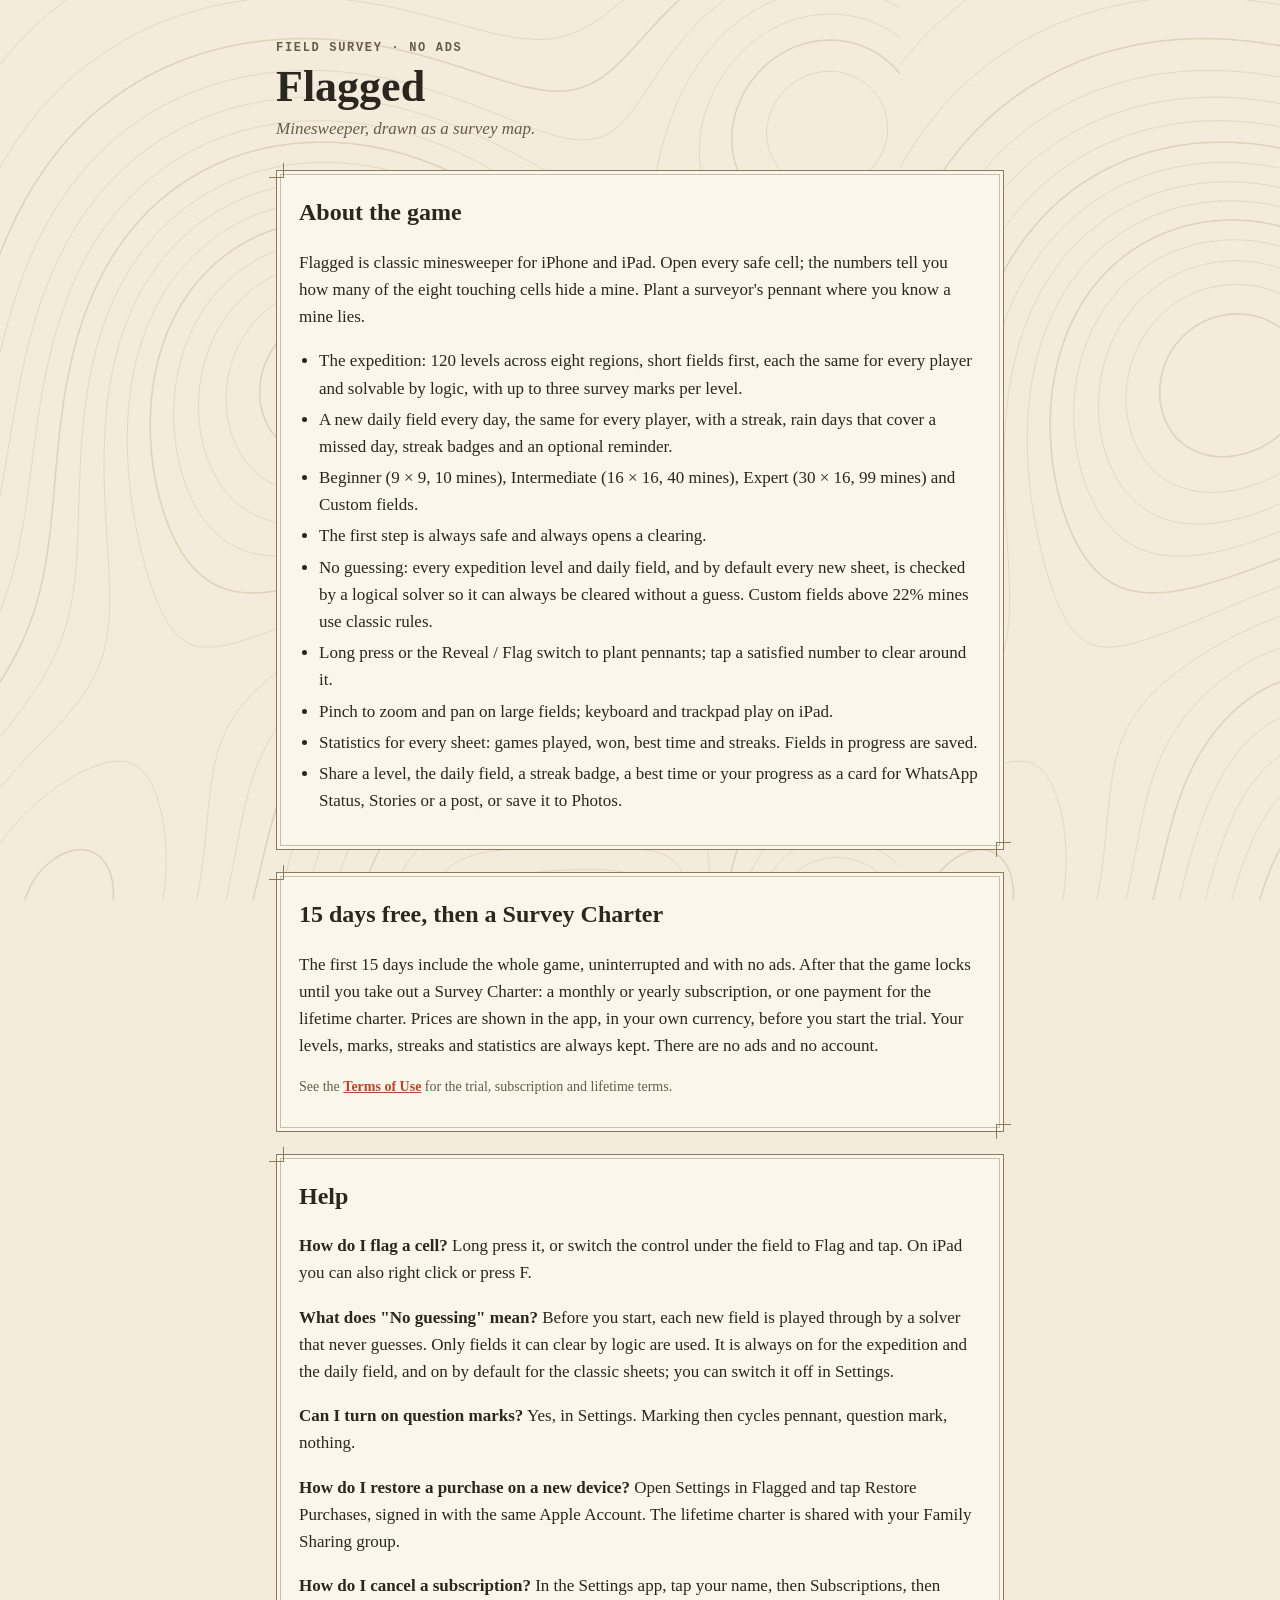
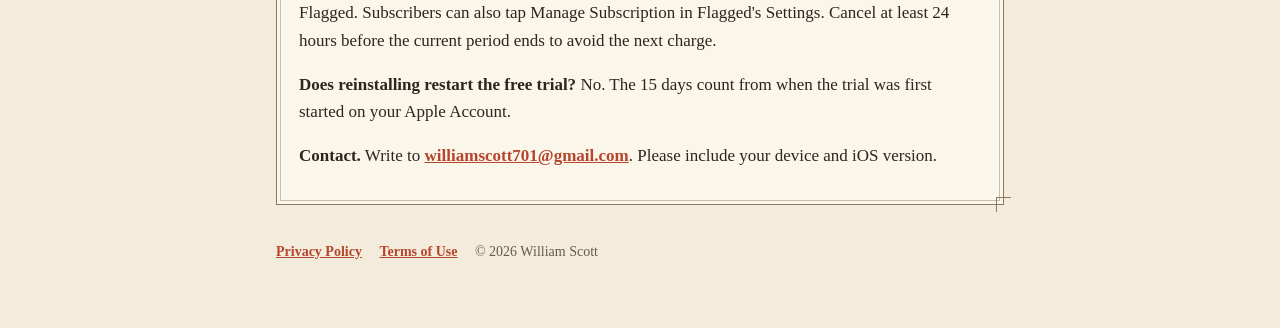
<file: index.html>
<!doctype html>
<html lang="en">
<head>
<meta charset="utf-8">
<meta name="viewport" content="width=device-width, initial-scale=1">
<title>Flagged: No-Guess Minesweeper · Support</title>
<meta name="description" content="Support for Flagged, a calm minesweeper drawn as a survey map. No ads, no tracking.">
<link rel="stylesheet" href="style.css">
<meta name="apple-itunes-app" content="app-id=6821082092">
<meta property="og:title" content="Flagged: No-Guess Minesweeper · Support">
<meta property="og:description" content="Support for Flagged, a calm minesweeper drawn as a survey map. No ads, no tracking.">
<meta property="og:type" content="website">
<meta property="og:url" content="https://williamscott701.github.io/flagged-support/">
</head>
<body>
<div class="contours"></div>
<main>
  <div class="label">Field survey · No ads</div>
  <h1>Flagged</h1>
  <p class="lede">Minesweeper, drawn as a survey map.</p>

  <section class="sheet">
    <h2>About the game</h2>
    <p>Flagged is classic minesweeper for iPhone and iPad. Open every safe cell; the numbers tell you how many of the eight touching cells hide a mine. Plant a surveyor's pennant where you know a mine lies.</p>
    <ul>
      <li>The expedition: 120 levels across eight regions, short fields first, each the same for every player and solvable by logic, with up to three survey marks per level.</li>
      <li>A new daily field every day, the same for every player, with a streak, rain days that cover a missed day, streak badges and an optional reminder.</li>
      <li>Beginner (9 × 9, 10 mines), Intermediate (16 × 16, 40 mines), Expert (30 × 16, 99 mines) and Custom fields.</li>
      <li>The first step is always safe and always opens a clearing.</li>
      <li>No guessing: every expedition level and daily field, and by default every new sheet, is checked by a logical solver so it can always be cleared without a guess. Custom fields above 22% mines use classic rules.</li>
      <li>Long press or the Reveal / Flag switch to plant pennants; tap a satisfied number to clear around it.</li>
      <li>Pinch to zoom and pan on large fields; keyboard and trackpad play on iPad.</li>
      <li>Statistics for every sheet: games played, won, best time and streaks. Fields in progress are saved.</li>
      <li>Share a level, the daily field, a streak badge, a best time or your progress as a card for WhatsApp Status, Stories or a post, or save it to Photos.</li>
    </ul>
  </section>

  <section class="sheet">
    <h2>15 days free, then a Survey Charter</h2>
    <p>The first 15 days include the whole game, uninterrupted and with no ads. After that the game locks until you take out a Survey Charter: a monthly or yearly subscription, or one payment for the lifetime charter. Prices are shown in the app, in your own currency, before you start the trial. Your levels, marks, streaks and statistics are always kept. There are no ads and no account.</p>
    <p class="small">See the <a href="terms.html">Terms of Use</a> for the trial, subscription and lifetime terms.</p>
  </section>

  <section class="sheet">
    <h2>Help</h2>
    <p><strong>How do I flag a cell?</strong> Long press it, or switch the control under the field to Flag and tap. On iPad you can also right click or press F.</p>
    <p><strong>What does "No guessing" mean?</strong> Before you start, each new field is played through by a solver that never guesses. Only fields it can clear by logic are used. It is always on for the expedition and the daily field, and on by default for the classic sheets; you can switch it off in Settings.</p>
    <p><strong>Can I turn on question marks?</strong> Yes, in Settings. Marking then cycles pennant, question mark, nothing.</p>
    <p><strong>How do I restore a purchase on a new device?</strong> Open Settings in Flagged and tap Restore Purchases, signed in with the same Apple Account. The lifetime charter is shared with your Family Sharing group.</p>
    <p><strong>How do I cancel a subscription?</strong> In the Settings app, tap your name, then Subscriptions, then Flagged. Subscribers can also tap Manage Subscription in Flagged's Settings. Cancel at least 24 hours before the current period ends to avoid the next charge.</p>
    <p><strong>Does reinstalling restart the free trial?</strong> No. The 15 days count from when the trial was first started on your Apple Account.</p>
    <p><strong>Contact.</strong> Write to <a href="mailto:williamscott701@gmail.com?subject=Flagged">williamscott701@gmail.com</a>. Please include your device and iOS version.</p>
  </section>

  <footer>
    <a href="privacy.html">Privacy Policy</a>
    <a href="terms.html">Terms of Use</a>
    <span>© 2026 William Scott</span>
  </footer>
</main>
</body>
</html>
</file>
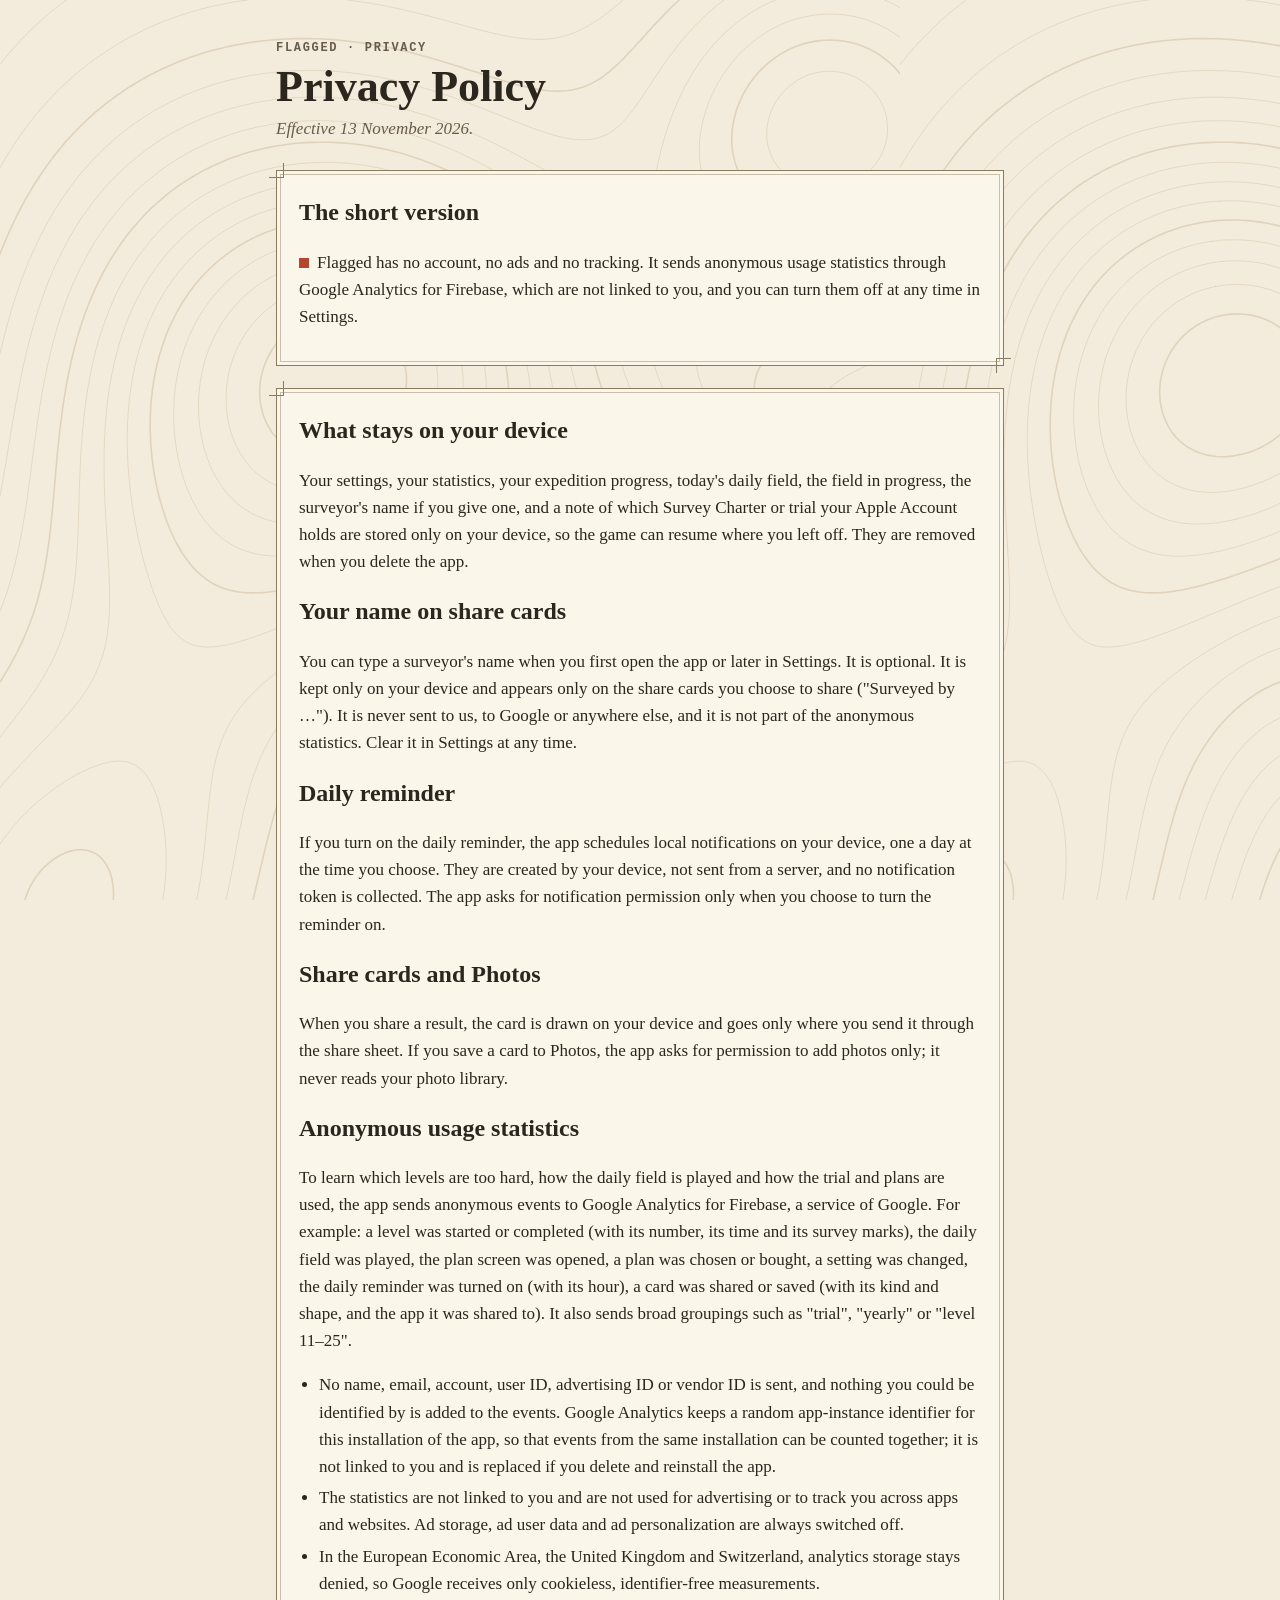
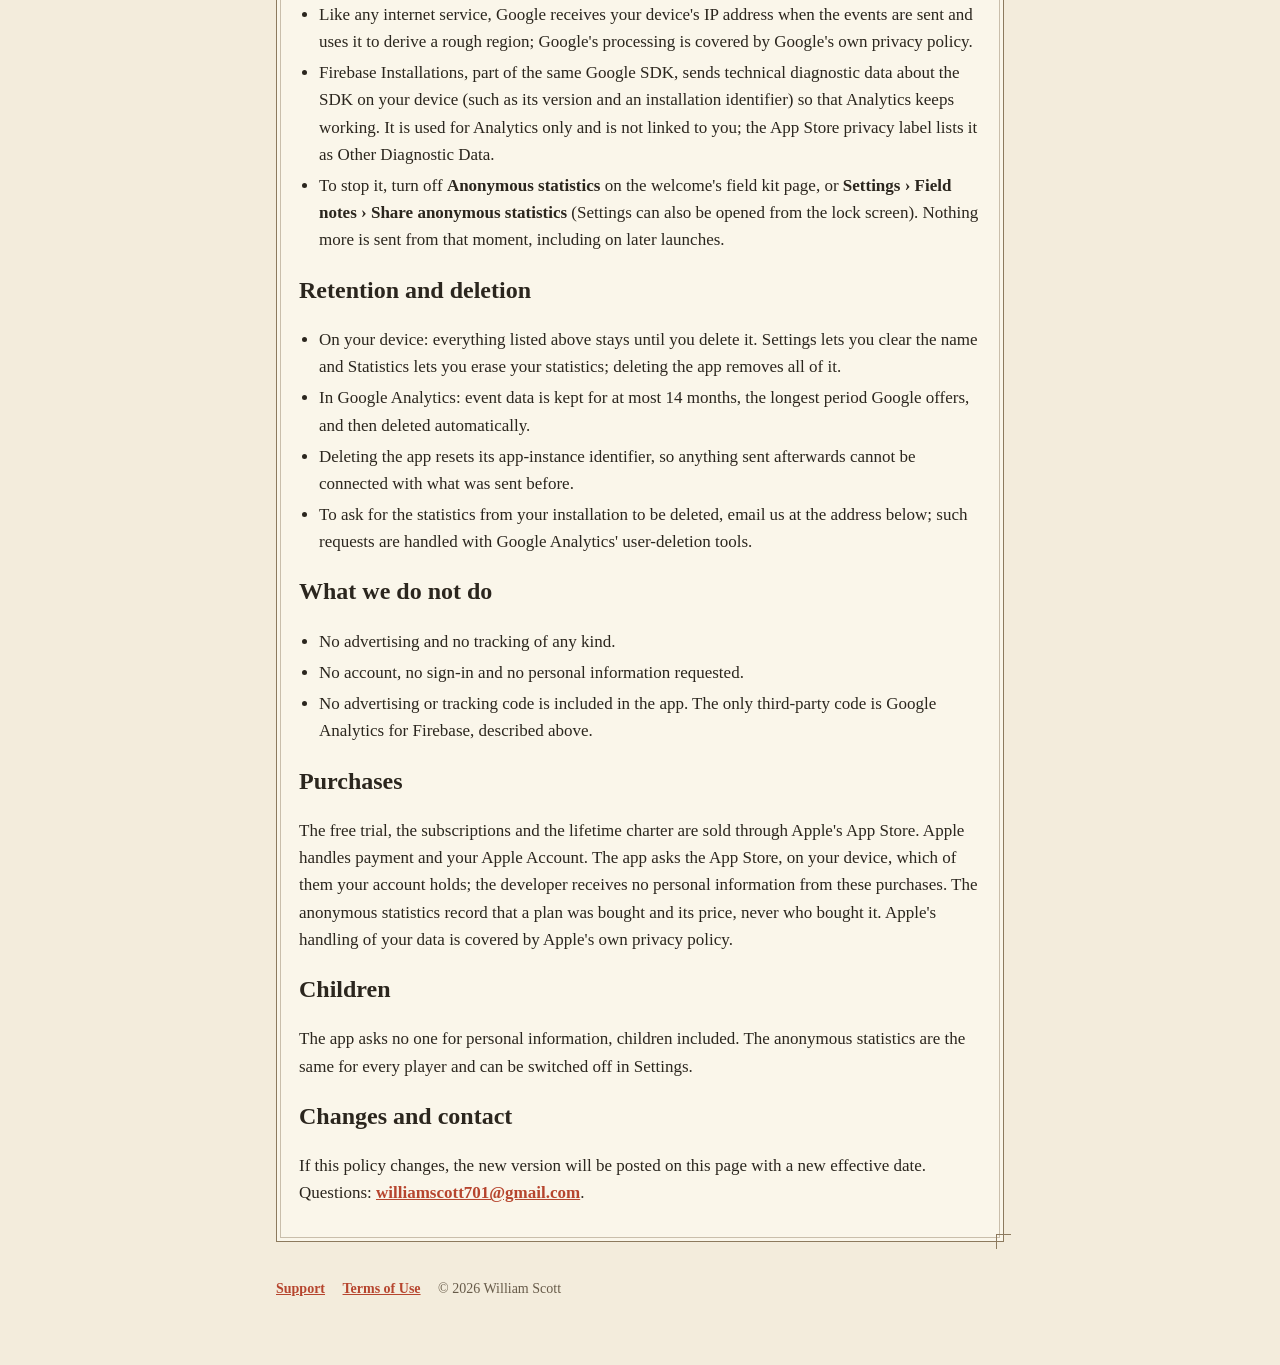
<file: privacy.html>
<!doctype html>
<html lang="en">
<head>
<meta charset="utf-8">
<meta name="viewport" content="width=device-width, initial-scale=1">
<title>Flagged · Privacy Policy</title>
<link rel="stylesheet" href="style.css">
<meta name="apple-itunes-app" content="app-id=6821082092">
<meta name="description" content="Effective 13 November 2026.">
<meta property="og:title" content="Flagged · Privacy Policy">
<meta property="og:description" content="Effective 13 November 2026.">
<meta property="og:type" content="website">
<meta property="og:url" content="https://williamscott701.github.io/flagged-support/privacy.html">
</head>
<body>
<div class="contours"></div>
<main>
  <div class="label">Flagged · Privacy</div>
  <h1>Privacy Policy</h1>
  <p class="lede">Effective 13 November 2026.</p>

  <section class="sheet">
    <h2>The short version</h2>
    <p><span class="mark"></span>Flagged has no account, no ads and no tracking. It sends anonymous usage statistics through Google Analytics for Firebase, which are not linked to you, and you can turn them off at any time in Settings.</p>
  </section>

  <section class="sheet">
    <h2>What stays on your device</h2>
    <p>Your settings, your statistics, your expedition progress, today's daily field, the field in progress, the surveyor's name if you give one, and a note of which Survey Charter or trial your Apple Account holds are stored only on your device, so the game can resume where you left off. They are removed when you delete the app.</p>

    <h2>Your name on share cards</h2>
    <p>You can type a surveyor's name when you first open the app or later in Settings. It is optional. It is kept only on your device and appears only on the share cards you choose to share ("Surveyed by …"). It is never sent to us, to Google or anywhere else, and it is not part of the anonymous statistics. Clear it in Settings at any time.</p>

    <h2>Daily reminder</h2>
    <p>If you turn on the daily reminder, the app schedules local notifications on your device, one a day at the time you choose. They are created by your device, not sent from a server, and no notification token is collected. The app asks for notification permission only when you choose to turn the reminder on.</p>

    <h2>Share cards and Photos</h2>
    <p>When you share a result, the card is drawn on your device and goes only where you send it through the share sheet. If you save a card to Photos, the app asks for permission to add photos only; it never reads your photo library.</p>

    <h2>Anonymous usage statistics</h2>
    <p>To learn which levels are too hard, how the daily field is played and how the trial and plans are used, the app sends anonymous events to Google Analytics for Firebase, a service of Google. For example: a level was started or completed (with its number, its time and its survey marks), the daily field was played, the plan screen was opened, a plan was chosen or bought, a setting was changed, the daily reminder was turned on (with its hour), a card was shared or saved (with its kind and shape, and the app it was shared to). It also sends broad groupings such as "trial", "yearly" or "level 11–25".</p>
    <ul>
      <li>No name, email, account, user ID, advertising ID or vendor ID is sent, and nothing you could be identified by is added to the events. Google Analytics keeps a random app-instance identifier for this installation of the app, so that events from the same installation can be counted together; it is not linked to you and is replaced if you delete and reinstall the app.</li>
      <li>The statistics are not linked to you and are not used for advertising or to track you across apps and websites. Ad storage, ad user data and ad personalization are always switched off.</li>
      <li>In the European Economic Area, the United Kingdom and Switzerland, analytics storage stays denied, so Google receives only cookieless, identifier-free measurements.</li>
      <li>Like any internet service, Google receives your device's IP address when the events are sent and uses it to derive a rough region; Google's processing is covered by Google's own privacy policy.</li>
      <li>Firebase Installations, part of the same Google SDK, sends technical diagnostic data about the SDK on your device (such as its version and an installation identifier) so that Analytics keeps working. It is used for Analytics only and is not linked to you; the App Store privacy label lists it as Other Diagnostic Data.</li>
      <li>To stop it, turn off <strong>Anonymous statistics</strong> on the welcome's field kit page, or <strong>Settings › Field notes › Share anonymous statistics</strong> (Settings can also be opened from the lock screen). Nothing more is sent from that moment, including on later launches.</li>
    </ul>

    <h2>Retention and deletion</h2>
    <ul>
      <li>On your device: everything listed above stays until you delete it. Settings lets you clear the name and Statistics lets you erase your statistics; deleting the app removes all of it.</li>
      <li>In Google Analytics: event data is kept for at most 14 months, the longest period Google offers, and then deleted automatically.</li>
      <li>Deleting the app resets its app-instance identifier, so anything sent afterwards cannot be connected with what was sent before.</li>
      <li>To ask for the statistics from your installation to be deleted, email us at the address below; such requests are handled with Google Analytics' user-deletion tools.</li>
    </ul>

    <h2>What we do not do</h2>
    <ul>
      <li>No advertising and no tracking of any kind.</li>
      <li>No account, no sign-in and no personal information requested.</li>
      <li>No advertising or tracking code is included in the app. The only third-party code is Google Analytics for Firebase, described above.</li>
    </ul>

    <h2>Purchases</h2>
    <p>The free trial, the subscriptions and the lifetime charter are sold through Apple's App Store. Apple handles payment and your Apple Account. The app asks the App Store, on your device, which of them your account holds; the developer receives no personal information from these purchases. The anonymous statistics record that a plan was bought and its price, never who bought it. Apple's handling of your data is covered by Apple's own privacy policy.</p>

    <h2>Children</h2>
    <p>The app asks no one for personal information, children included. The anonymous statistics are the same for every player and can be switched off in Settings.</p>

    <h2>Changes and contact</h2>
    <p>If this policy changes, the new version will be posted on this page with a new effective date. Questions: <a href="mailto:williamscott701@gmail.com?subject=Flagged%20privacy">williamscott701@gmail.com</a>.</p>
  </section>

  <footer>
    <a href="index.html">Support</a>
    <a href="terms.html">Terms of Use</a>
    <span>© 2026 William Scott</span>
  </footer>
</main>
</body>
</html>
</file>
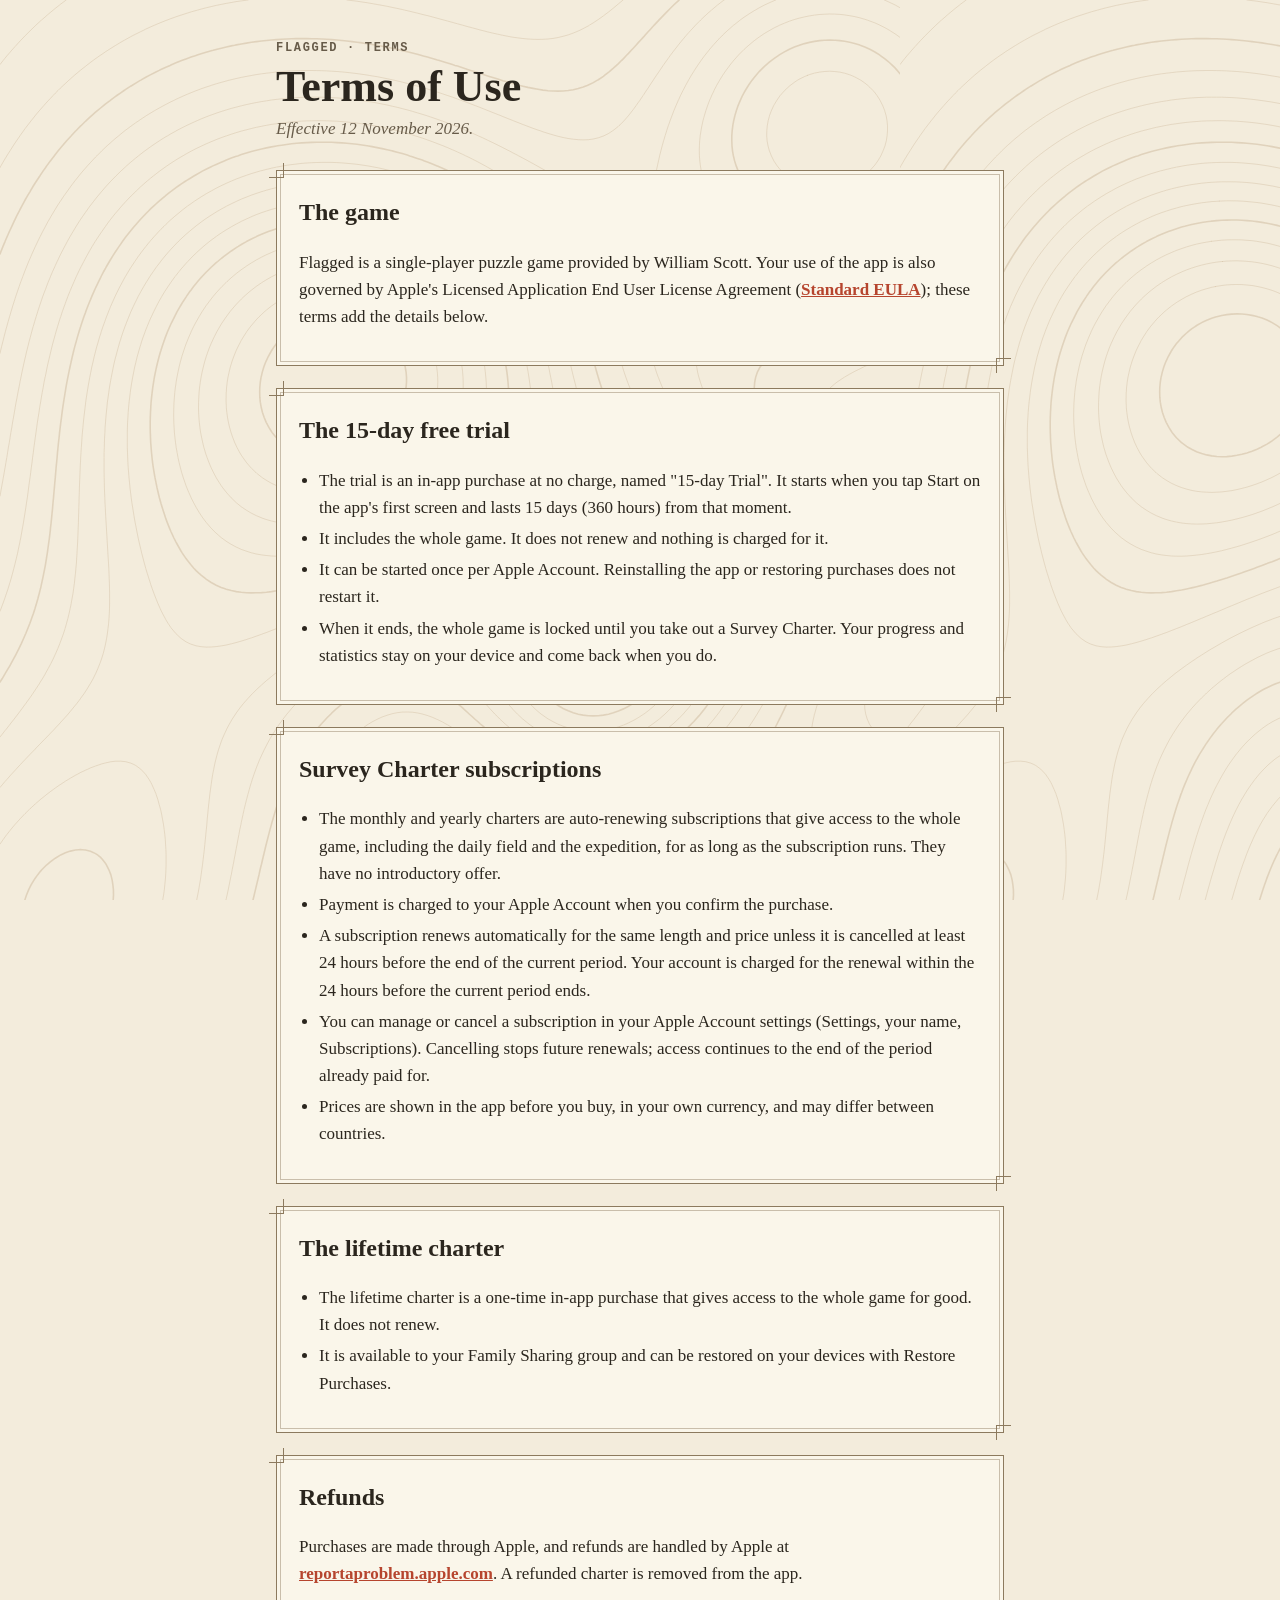
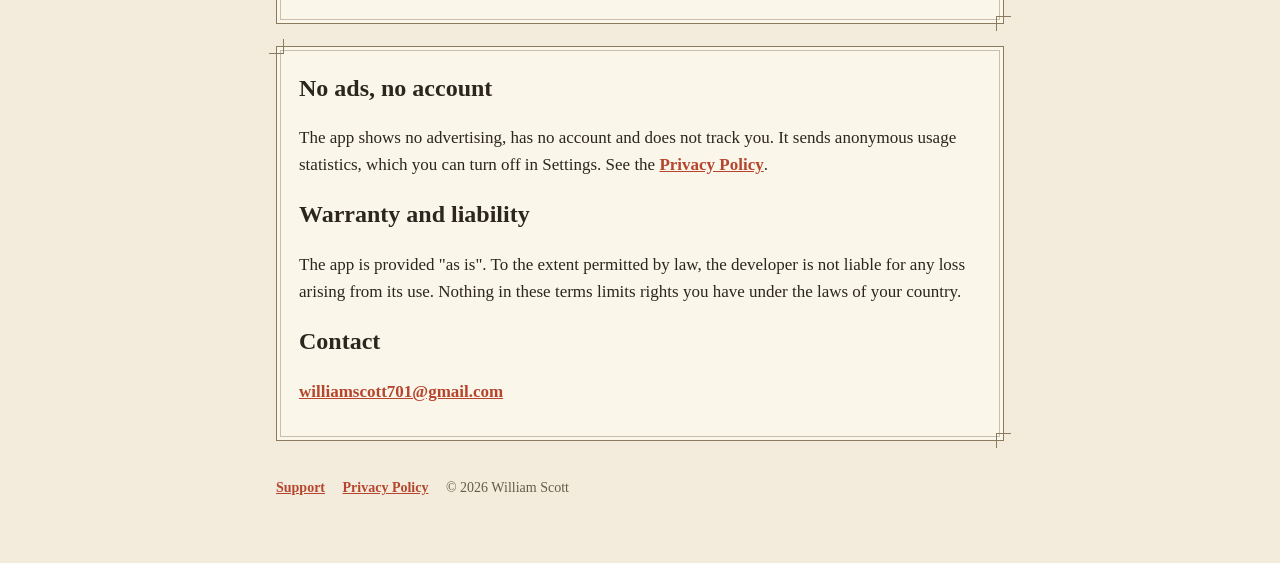
<file: terms.html>
<!doctype html>
<html lang="en">
<head>
<meta charset="utf-8">
<meta name="viewport" content="width=device-width, initial-scale=1">
<title>Flagged · Terms of Use</title>
<link rel="stylesheet" href="style.css">
<meta name="apple-itunes-app" content="app-id=6821082092">
<meta name="description" content="Effective 12 November 2026.">
<meta property="og:title" content="Flagged · Terms of Use">
<meta property="og:description" content="Effective 12 November 2026.">
<meta property="og:type" content="website">
<meta property="og:url" content="https://williamscott701.github.io/flagged-support/terms.html">
</head>
<body>
<div class="contours"></div>
<main>
  <div class="label">Flagged · Terms</div>
  <h1>Terms of Use</h1>
  <p class="lede">Effective 12 November 2026.</p>

  <section class="sheet">
    <h2>The game</h2>
    <p>Flagged is a single-player puzzle game provided by William Scott. Your use of the app is also governed by Apple's Licensed Application End User License Agreement (<a href="https://www.apple.com/legal/internet-services/itunes/dev/stdeula/">Standard EULA</a>); these terms add the details below.</p>
  </section>

  <section class="sheet">
    <h2>The 15-day free trial</h2>
    <ul>
      <li>The trial is an in-app purchase at no charge, named "15-day Trial". It starts when you tap Start on the app's first screen and lasts 15 days (360 hours) from that moment.</li>
      <li>It includes the whole game. It does not renew and nothing is charged for it.</li>
      <li>It can be started once per Apple Account. Reinstalling the app or restoring purchases does not restart it.</li>
      <li>When it ends, the whole game is locked until you take out a Survey Charter. Your progress and statistics stay on your device and come back when you do.</li>
    </ul>
  </section>

  <section class="sheet">
    <h2>Survey Charter subscriptions</h2>
    <ul>
      <li>The monthly and yearly charters are auto-renewing subscriptions that give access to the whole game, including the daily field and the expedition, for as long as the subscription runs. They have no introductory offer.</li>
      <li>Payment is charged to your Apple Account when you confirm the purchase.</li>
      <li>A subscription renews automatically for the same length and price unless it is cancelled at least 24 hours before the end of the current period. Your account is charged for the renewal within the 24 hours before the current period ends.</li>
      <li>You can manage or cancel a subscription in your Apple Account settings (Settings, your name, Subscriptions). Cancelling stops future renewals; access continues to the end of the period already paid for.</li>
      <li>Prices are shown in the app before you buy, in your own currency, and may differ between countries.</li>
    </ul>
  </section>

  <section class="sheet">
    <h2>The lifetime charter</h2>
    <ul>
      <li>The lifetime charter is a one-time in-app purchase that gives access to the whole game for good. It does not renew.</li>
      <li>It is available to your Family Sharing group and can be restored on your devices with Restore Purchases.</li>
    </ul>
  </section>

  <section class="sheet">
    <h2>Refunds</h2>
    <p>Purchases are made through Apple, and refunds are handled by Apple at <a href="https://reportaproblem.apple.com/">reportaproblem.apple.com</a>. A refunded charter is removed from the app.</p>
  </section>

  <section class="sheet">
    <h2>No ads, no account</h2>
    <p>The app shows no advertising, has no account and does not track you. It sends anonymous usage statistics, which you can turn off in Settings. See the <a href="privacy.html">Privacy Policy</a>.</p>
    <h2>Warranty and liability</h2>
    <p>The app is provided "as is". To the extent permitted by law, the developer is not liable for any loss arising from its use. Nothing in these terms limits rights you have under the laws of your country.</p>
    <h2>Contact</h2>
    <p><a href="mailto:williamscott701@gmail.com?subject=Flagged%20terms">williamscott701@gmail.com</a></p>
  </section>

  <footer>
    <a href="index.html">Support</a>
    <a href="privacy.html">Privacy Policy</a>
    <span>© 2026 William Scott</span>
  </footer>
</main>
</body>
</html>
</file>
<file: style.css>
:root {
  --paper: #f3ecdc;
  --card: #faf6ea;
  --ink: #2b261e;
  --ink-soft: #675b49;
  --rule: #8c7a5e;
  --survey: #b6452e;
  --forest: #3e6a4b;
  --contour: rgba(160, 112, 60, 0.18);
}
@media (prefers-color-scheme: dark) {
  :root {
    --paper: #1c211e;
    --card: #252b27;
    --ink: #ede5d2;
    --ink-soft: #b5aa92;
    --rule: #8e8470;
    --survey: #ec7a58;
    --forest: #86b993;
    --contour: rgba(201, 168, 106, 0.12);
  }
}
* { box-sizing: border-box; }
html { background: var(--paper); }
body {
  margin: 0;
  color: var(--ink);
  background: var(--paper);
  font: 17px/1.6 "New York", "Iowan Old Style", Georgia, "Times New Roman", serif;
  -webkit-text-size-adjust: 100%;
}
.contours {
  position: fixed; inset: 0; z-index: 0; pointer-events: none;
  background-image: url("contours.svg");
  background-size: 900px auto;
  opacity: 1;
}
main {
  position: relative; z-index: 1;
  max-width: 760px; margin: 0 auto; padding: 40px 16px 64px;
}
.label {
  font: 600 12px/1.4 ui-monospace, "SF Mono", Menlo, monospace;
  letter-spacing: 0.14em; text-transform: uppercase; color: var(--ink-soft);
}
h1 { font-size: 44px; line-height: 1.1; margin: 6px 0 4px; }
h2 { font-size: 24px; margin: 0 0 8px; }
.lede { font-style: italic; color: var(--ink-soft); margin: 0 0 28px; }
.sheet {
  position: relative; background: var(--card);
  border: 1.2px solid var(--rule); outline: 0.6px solid color-mix(in srgb, var(--rule) 45%, transparent);
  outline-offset: -5px; padding: 22px 22px 18px; margin: 0 0 22px;
}
.sheet::before, .sheet::after {
  content: ""; position: absolute; width: 14px; height: 14px; border: 1.2px solid var(--rule);
}
.sheet::before { left: -8px; top: -8px; border-width: 0 1.2px 1.2px 0; }
.sheet::after { right: -8px; bottom: -8px; border-width: 1.2px 0 0 1.2px; }
a { color: var(--survey); font-weight: 600; }
ul { padding-left: 20px; }
li { margin: 4px 0; }
.mark { display: inline-block; width: 10px; height: 10px; background: var(--survey); margin-right: 8px; }
.grid { display: grid; grid-template-columns: repeat(auto-fit, minmax(200px, 1fr)); gap: 16px; }
.small { font-size: 14px; color: var(--ink-soft); }
footer { margin-top: 36px; font-size: 14px; color: var(--ink-soft); }
footer a { margin-right: 14px; }
@media (max-width: 480px) { h1 { font-size: 36px; } .sheet { padding: 18px 16px 14px; } }
</file>
